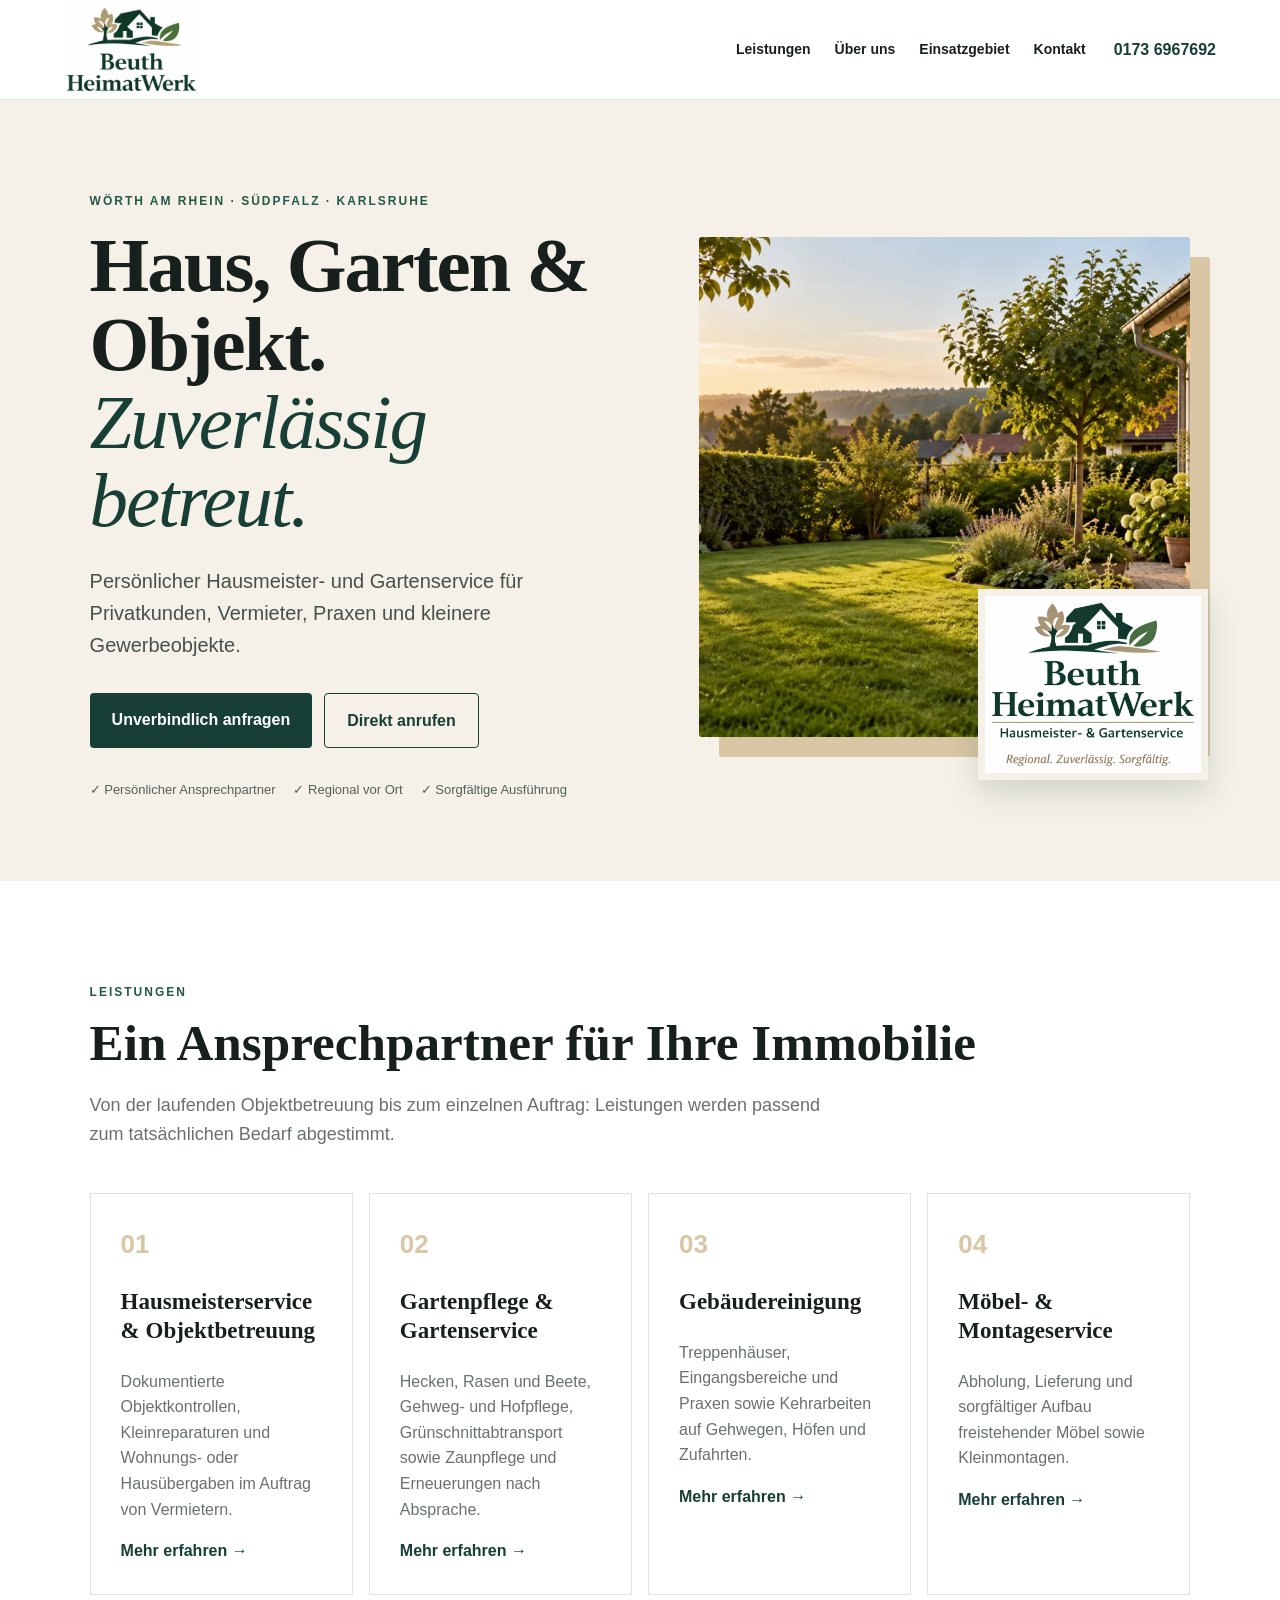
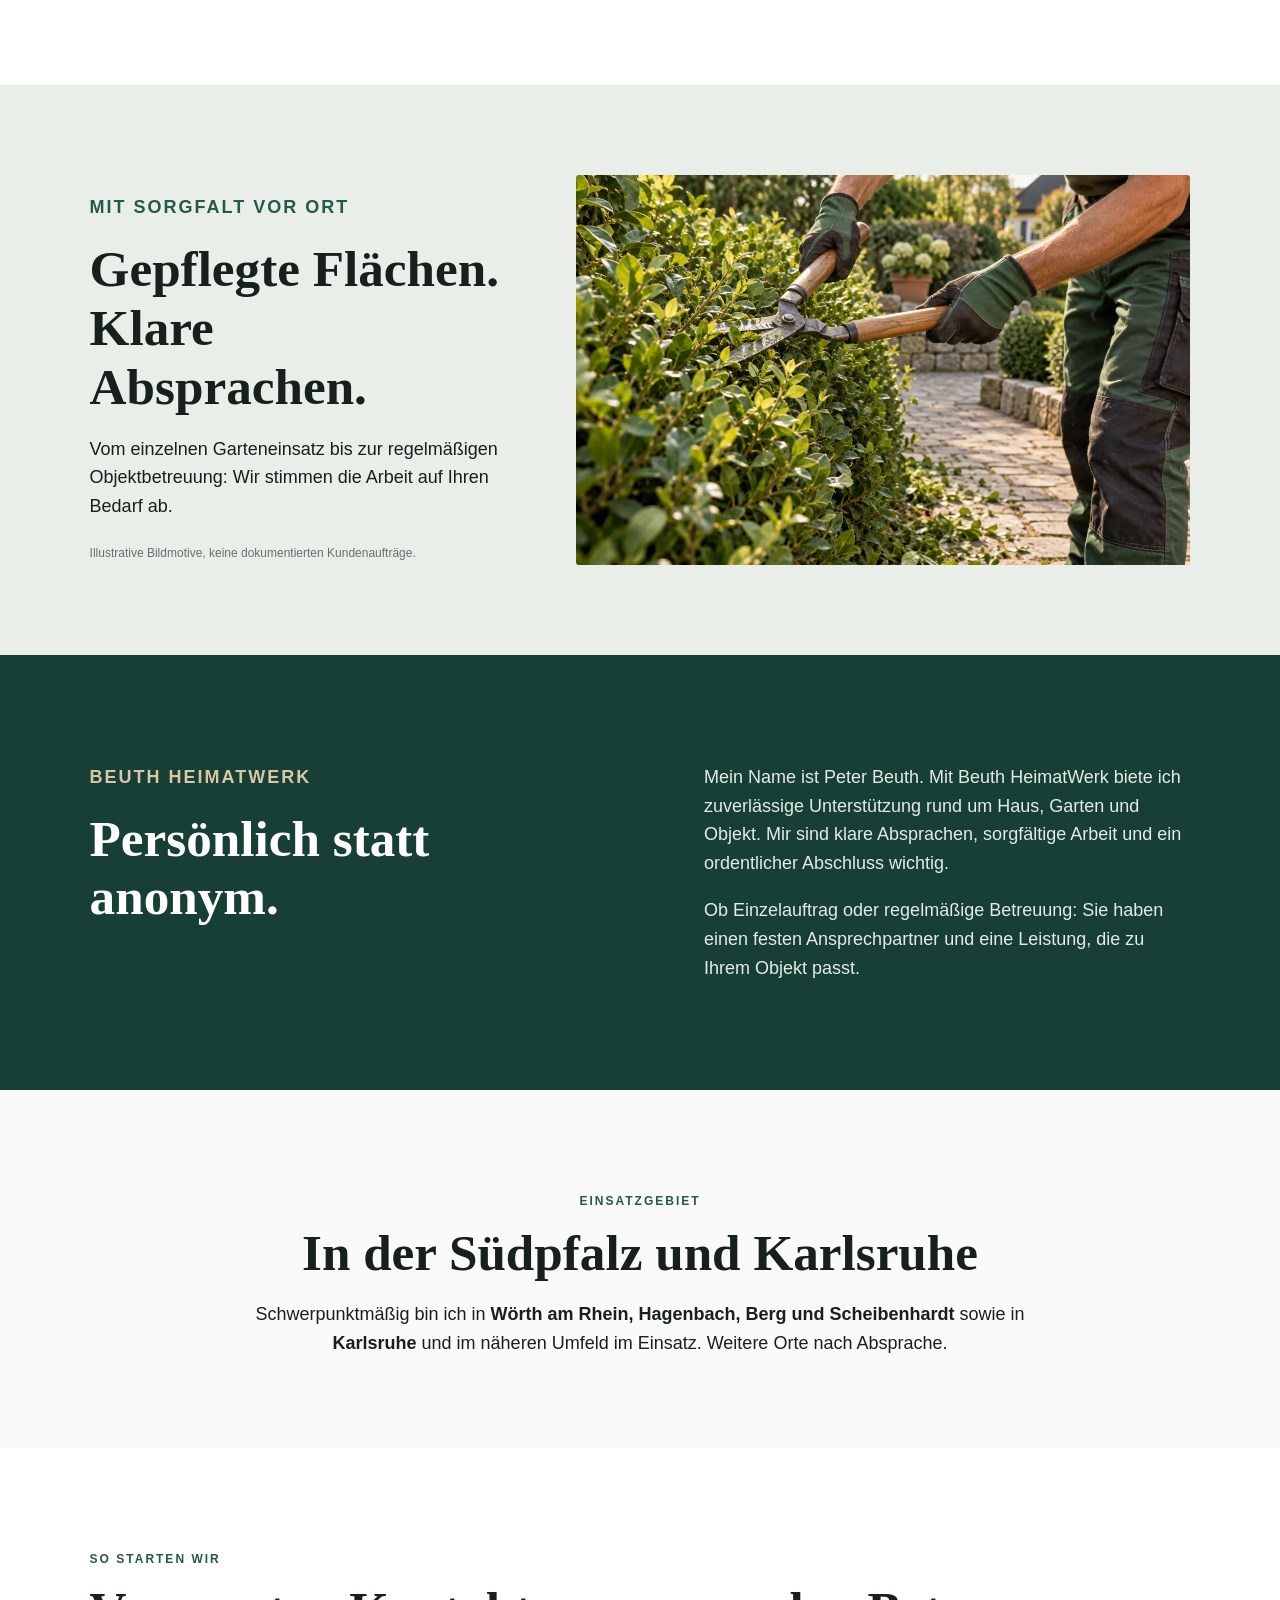
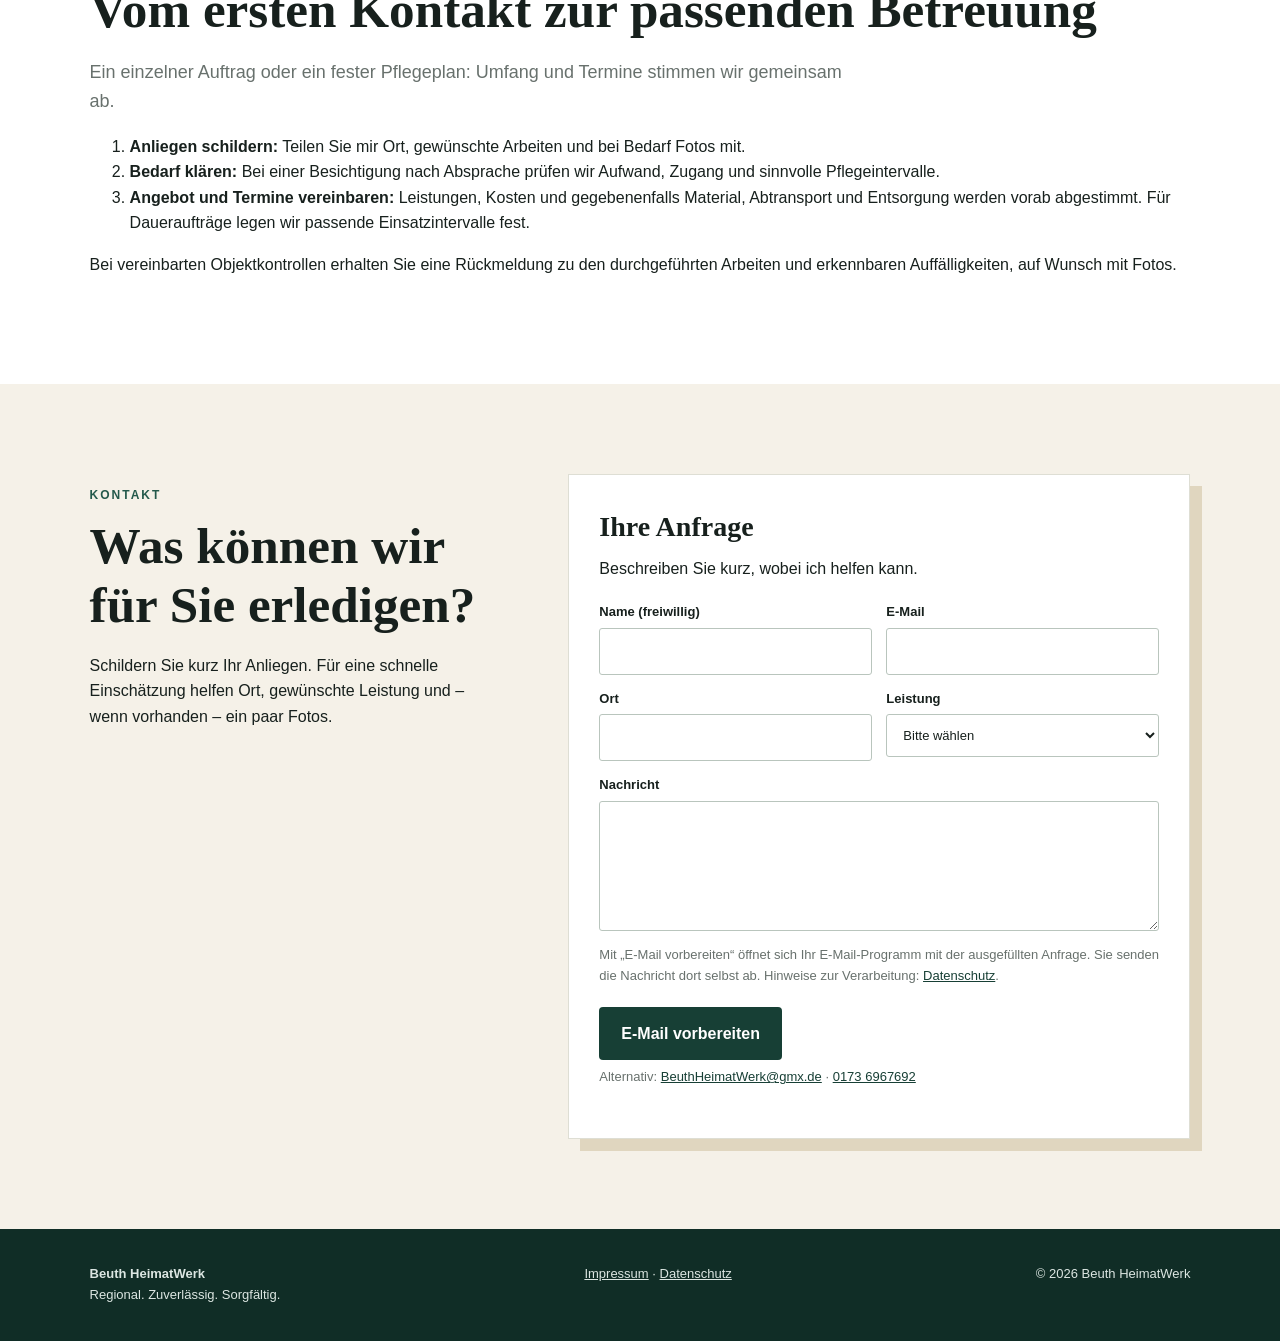
<file: index.html>
<!doctype html><html lang="de"><head><meta charset="utf-8"><meta name="viewport" content="width=device-width,initial-scale=1"><title>Hausmeisterservice Karlsruhe & Wörth am Rhein | Beuth HeimatWerk</title><meta name="description" content="Beuth HeimatWerk: Hausmeisterservice, Objektbetreuung, Gartenpflege und Gebäudereinigung in Wörth am Rhein, Karlsruhe, Hagenbach, Berg und Scheibenhardt."><link rel="stylesheet" href="assets/css/style.css?v=20260928-3"><link rel="canonical" href="https://peet1112.github.io/Beuth-HeimatWerk/"><meta property="og:title" content="Beuth HeimatWerk – Hausmeister- & Gartenservice"><meta property="og:description" content="Regional. Zuverlässig. Sorgfältig. Hausmeisterservice, Objektbetreuung, Gartenpflege und Reinigung in Wörth am Rhein und Karlsruhe."><meta property="og:type" content="website"><script type="application/ld+json">{"@context":"https://schema.org","@type":"LocalBusiness","name":"Beuth HeimatWerk","description":"Hausmeister- & Gartenservice","telephone":"+491736967692","email":"BeuthHeimatWerk@gmx.de","address":{"@type":"PostalAddress","streetAddress":"Marienstraße 14","postalCode":"76744","addressLocality":"Wörth am Rhein","addressCountry":"DE"},"areaServed":["Wörth am Rhein","Hagenbach","Berg (Pfalz)","Scheibenhardt","Karlsruhe"],"url":"https://peet1112.github.io/Beuth-HeimatWerk/"}</script><meta name="referrer" content="no-referrer"></head><body>
<header><a class="brand" href="index.html"><img class="brand-logo" src="assets/img/beuth-logo-wortmarke.webp" alt="Beuth HeimatWerk" width="700" height="461"></a><button class="menu" aria-label="Menü öffnen">☰</button><nav><a href="#leistungen">Leistungen</a><a href="#ueber-uns">Über uns</a><a href="#gebiet">Einsatzgebiet</a><a href="#kontakt">Kontakt</a></nav><a class="call top" href="tel:+491736967692">0173 6967692</a></header>
<main><section class="hero"><div><p class="eyebrow">Wörth am Rhein · Südpfalz · Karlsruhe</p><h1>Haus, Garten & Objekt.<br><em>Zuverlässig betreut.</em></h1><p class="lead">Persönlicher Hausmeister- und Gartenservice für Privatkunden, Vermieter, Praxen und kleinere Gewerbeobjekte.</p><div class="actions"><a class="btn" href="#kontakt">Unverbindlich anfragen</a><a class="btn ghost" href="tel:+491736967692">Direkt anrufen</a></div><div class="trust"><span>✓ Persönlicher Ansprechpartner</span><span>✓ Regional vor Ort</span><span>✓ Sorgfältige Ausführung</span></div></div><div class="hero-media"><img class="hero-photo" src="assets/img/garten-haus.webp" alt="Illustratives Motiv eines gepflegten Gartens an einem Wohnhaus" width="1200" height="675"><div class="hero-logo"><img src="assets/img/beuth-logo-mit-claim.webp" alt="Beuth HeimatWerk – Hausmeister- und Gartenservice. Regional. Zuverlässig. Sorgfältig." width="800" height="658"></div></div></section>
<section id="leistungen" class="section"><p class="eyebrow">Leistungen</p><h2>Ein Ansprechpartner für Ihre Immobilie</h2><p class="intro">Von der laufenden Objektbetreuung bis zum einzelnen Auftrag: Leistungen werden passend zum tatsächlichen Bedarf abgestimmt.</p><div class="grid">
<a class="card" href="hausmeisterservice.html"><b>01</b><h3>Hausmeisterservice & Objektbetreuung</h3><p>Dokumentierte Objektkontrollen, Kleinreparaturen und Wohnungs- oder Hausübergaben im Auftrag von Vermietern.</p><span>Mehr erfahren →</span></a>
<a class="card" href="gartenservice.html"><b>02</b><h3>Gartenpflege & Gartenservice</h3><p>Hecken, Rasen und Beete, Gehweg- und Hofpflege, Grünschnittabtransport sowie Zaunpflege und Erneuerungen nach Absprache.</p><span>Mehr erfahren →</span></a>
<a class="card" href="gebaeudereinigung.html"><b>03</b><h3>Gebäudereinigung</h3><p>Treppenhäuser, Eingangsbereiche und Praxen sowie Kehrarbeiten auf Gehwegen, Höfen und Zufahrten.</p><span>Mehr erfahren →</span></a>
<a class="card" href="moebelservice.html"><b>04</b><h3>Möbel- & Montageservice</h3><p>Abholung, Lieferung und sorgfältiger Aufbau freistehender Möbel sowie Kleinmontagen.</p><span>Mehr erfahren →</span></a></div></section>
<section class="work-photo section" aria-label="Einblick in die Gartenpflege"><div class="work-photo-copy"><p class="eyebrow">Mit Sorgfalt vor Ort</p><h2>Gepflegte Flächen. Klare Absprachen.</h2><p>Vom einzelnen Garteneinsatz bis zur regelmäßigen Objektbetreuung: Wir stimmen die Arbeit auf Ihren Bedarf ab.</p><small>Illustrative Bildmotive, keine dokumentierten Kundenaufträge.</small></div><img src="assets/img/heckenschnitt.webp" alt="Illustratives Motiv: Hände schneiden eine Hecke mit einer Gartenschere" width="1200" height="800" loading="lazy"></section>
<section id="ueber-uns" class="split"><div><p class="eyebrow">Beuth HeimatWerk</p><h2>Persönlich statt anonym.</h2></div><div><p>Mein Name ist Peter Beuth. Mit Beuth HeimatWerk biete ich zuverlässige Unterstützung rund um Haus, Garten und Objekt. Mir sind klare Absprachen, sorgfältige Arbeit und ein ordentlicher Abschluss wichtig.</p><p>Ob Einzelauftrag oder regelmäßige Betreuung: Sie haben einen festen Ansprechpartner und eine Leistung, die zu Ihrem Objekt passt.</p></div></section>
<section id="gebiet" class="area"><p class="eyebrow">Einsatzgebiet</p><h2>In der Südpfalz und Karlsruhe</h2><p>Schwerpunktmäßig bin ich in <strong>Wörth am Rhein, Hagenbach, Berg und Scheibenhardt</strong> sowie in <strong>Karlsruhe</strong> und im näheren Umfeld im Einsatz. Weitere Orte nach Absprache.</p></section>
<section id="ablauf" class="section"><p class="eyebrow">So starten wir</p><h2>Vom ersten Kontakt zur passenden Betreuung</h2><p class="intro">Ein einzelner Auftrag oder ein fester Pflegeplan: Umfang und Termine stimmen wir gemeinsam ab.</p><ol><li><strong>Anliegen schildern:</strong> Teilen Sie mir Ort, gewünschte Arbeiten und bei Bedarf Fotos mit.</li><li><strong>Bedarf klären:</strong> Bei einer Besichtigung nach Absprache prüfen wir Aufwand, Zugang und sinnvolle Pflegeintervalle.</li><li><strong>Angebot und Termine vereinbaren:</strong> Leistungen, Kosten und gegebenenfalls Material, Abtransport und Entsorgung werden vorab abgestimmt. Für Daueraufträge legen wir passende Einsatzintervalle fest.</li></ol><p>Bei vereinbarten Objektkontrollen erhalten Sie eine Rückmeldung zu den durchgeführten Arbeiten und erkennbaren Auffälligkeiten, auf Wunsch mit Fotos.</p></section>
<section id="kontakt" class="contact"><div><p class="eyebrow">Kontakt</p><h2>Was können wir für Sie erledigen?</h2><p>Schildern Sie kurz Ihr Anliegen. Für eine schnelle Einschätzung helfen Ort, gewünschte Leistung und – wenn vorhanden – ein paar Fotos.</p></div><div class="contactbox"><form id="anfrage" class="contact-form" action="mailto:BeuthHeimatWerk@gmx.de" method="post" enctype="text/plain"><h3>Ihre Anfrage</h3><p>Beschreiben Sie kurz, wobei ich helfen kann.</p><div class="form-row"><label>Name (freiwillig) <input name="name" autocomplete="name" maxlength="100"></label><label>E-Mail <input name="email" type="email" autocomplete="email" required maxlength="200"></label></div><div class="form-row"><label>Ort <input name="ort" autocomplete="address-level2" maxlength="100"></label><label>Leistung <select name="leistung"><option value="">Bitte wählen</option><option>Hausmeisterservice & Objektbetreuung</option><option>Wohnungs- oder Hausübergabe</option><option>Gartenpflege</option><option>Gehweg- und Hofpflege</option><option>Zaunpflege und Erneuerung</option><option>Kleinreparaturen</option><option>Gebäudereinigung</option><option>Möbel- & Montageservice</option><option>Sonstiges</option></select></label></div><label>Nachricht <textarea name="nachricht" rows="5" required maxlength="3000"></textarea></label><p class="form-note">Mit „E-Mail vorbereiten“ öffnet sich Ihr E-Mail-Programm mit der ausgefüllten Anfrage. Sie senden die Nachricht dort selbst ab. Hinweise zur Verarbeitung: <a href="datenschutz.html">Datenschutz</a>.</p><button class="btn" type="submit" disabled>E-Mail vorbereiten</button><noscript><p>Die Ausfüllhilfe benötigt JavaScript. Bitte nutzen Sie stattdessen den folgenden E-Mail-Link oder rufen Sie an.</p></noscript><p class="form-fallback">Alternativ: <a href="mailto:BeuthHeimatWerk@gmx.de">BeuthHeimatWerk@gmx.de</a> · <a href="tel:+491736967692">0173 6967692</a></p></form></div></section></main>
<footer><div><strong>Beuth HeimatWerk</strong><br><span>Regional. Zuverlässig. Sorgfältig.</span></div><div><a href="impressum.html">Impressum</a> · <a href="datenschutz.html">Datenschutz</a></div><div>© 2026 Beuth HeimatWerk</div></footer><script src="assets/js/main.js?v=20260928-privacy"></script></body></html>
</file>
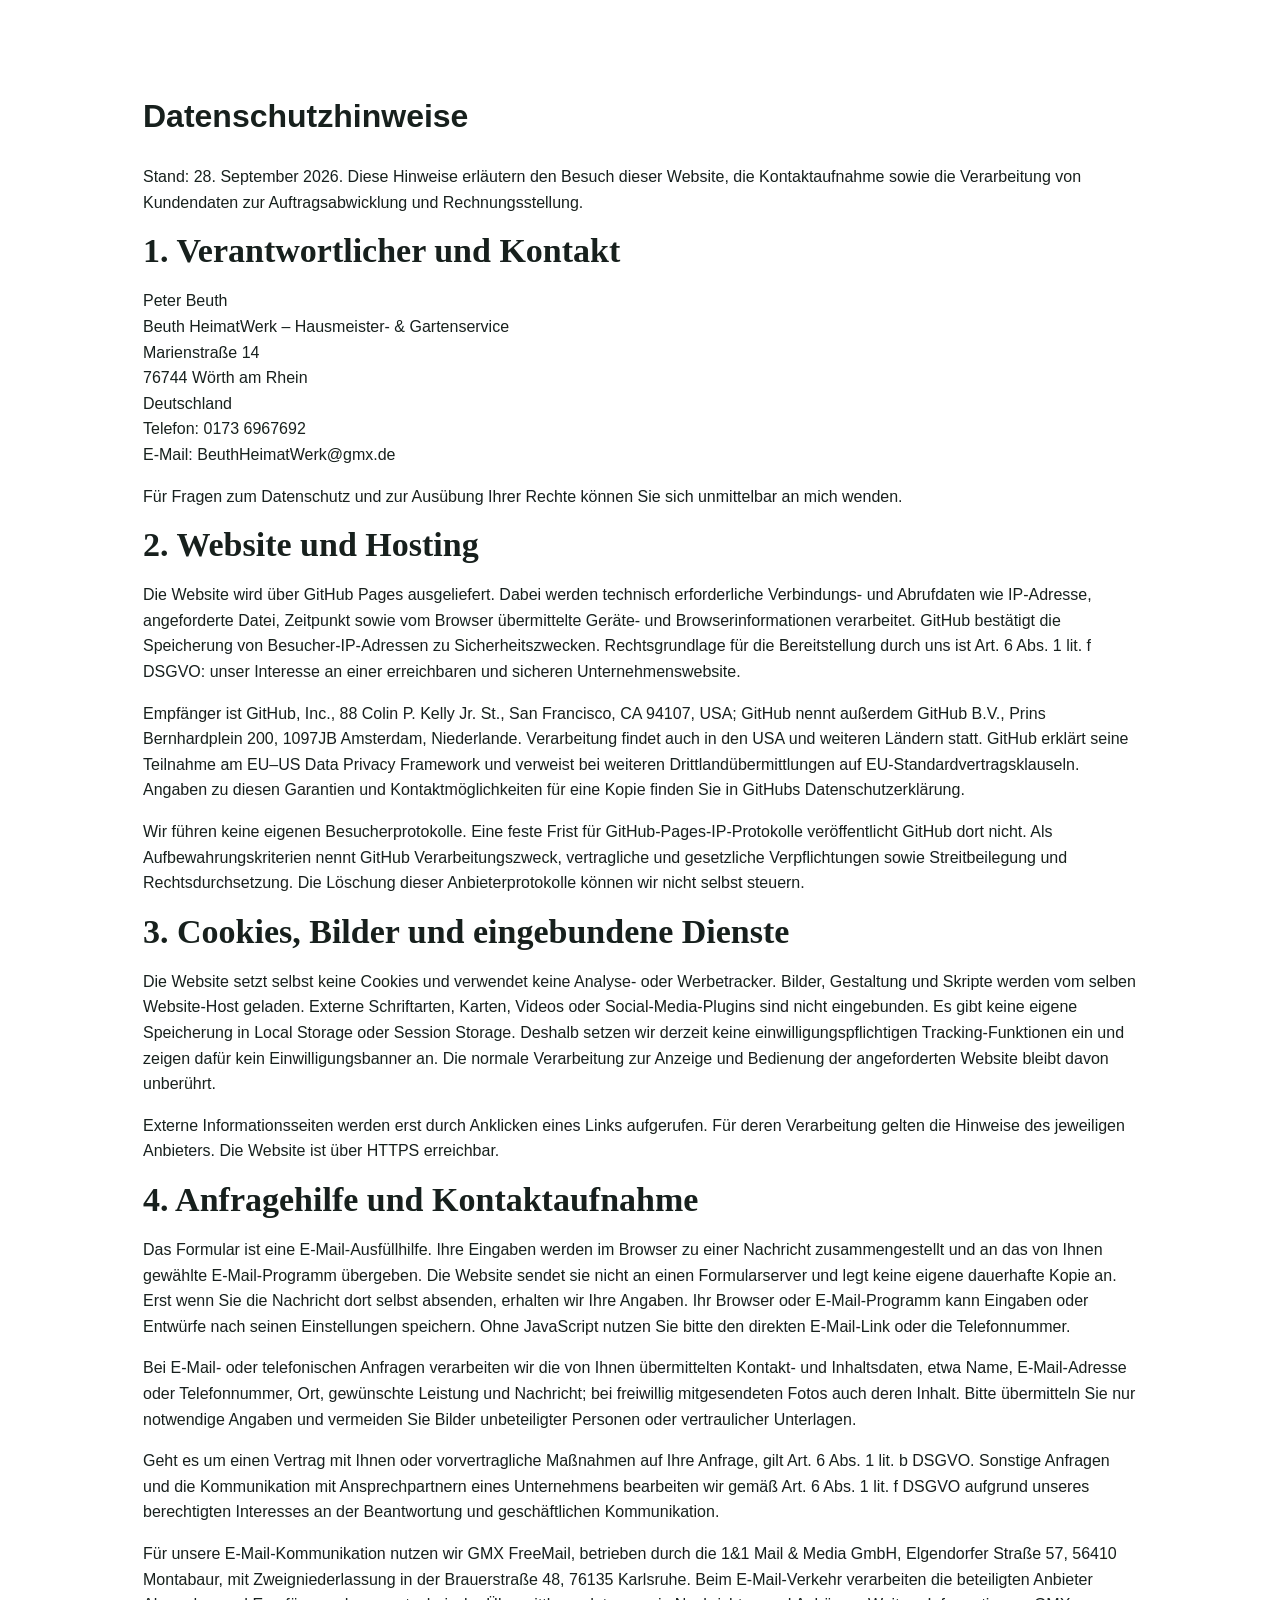
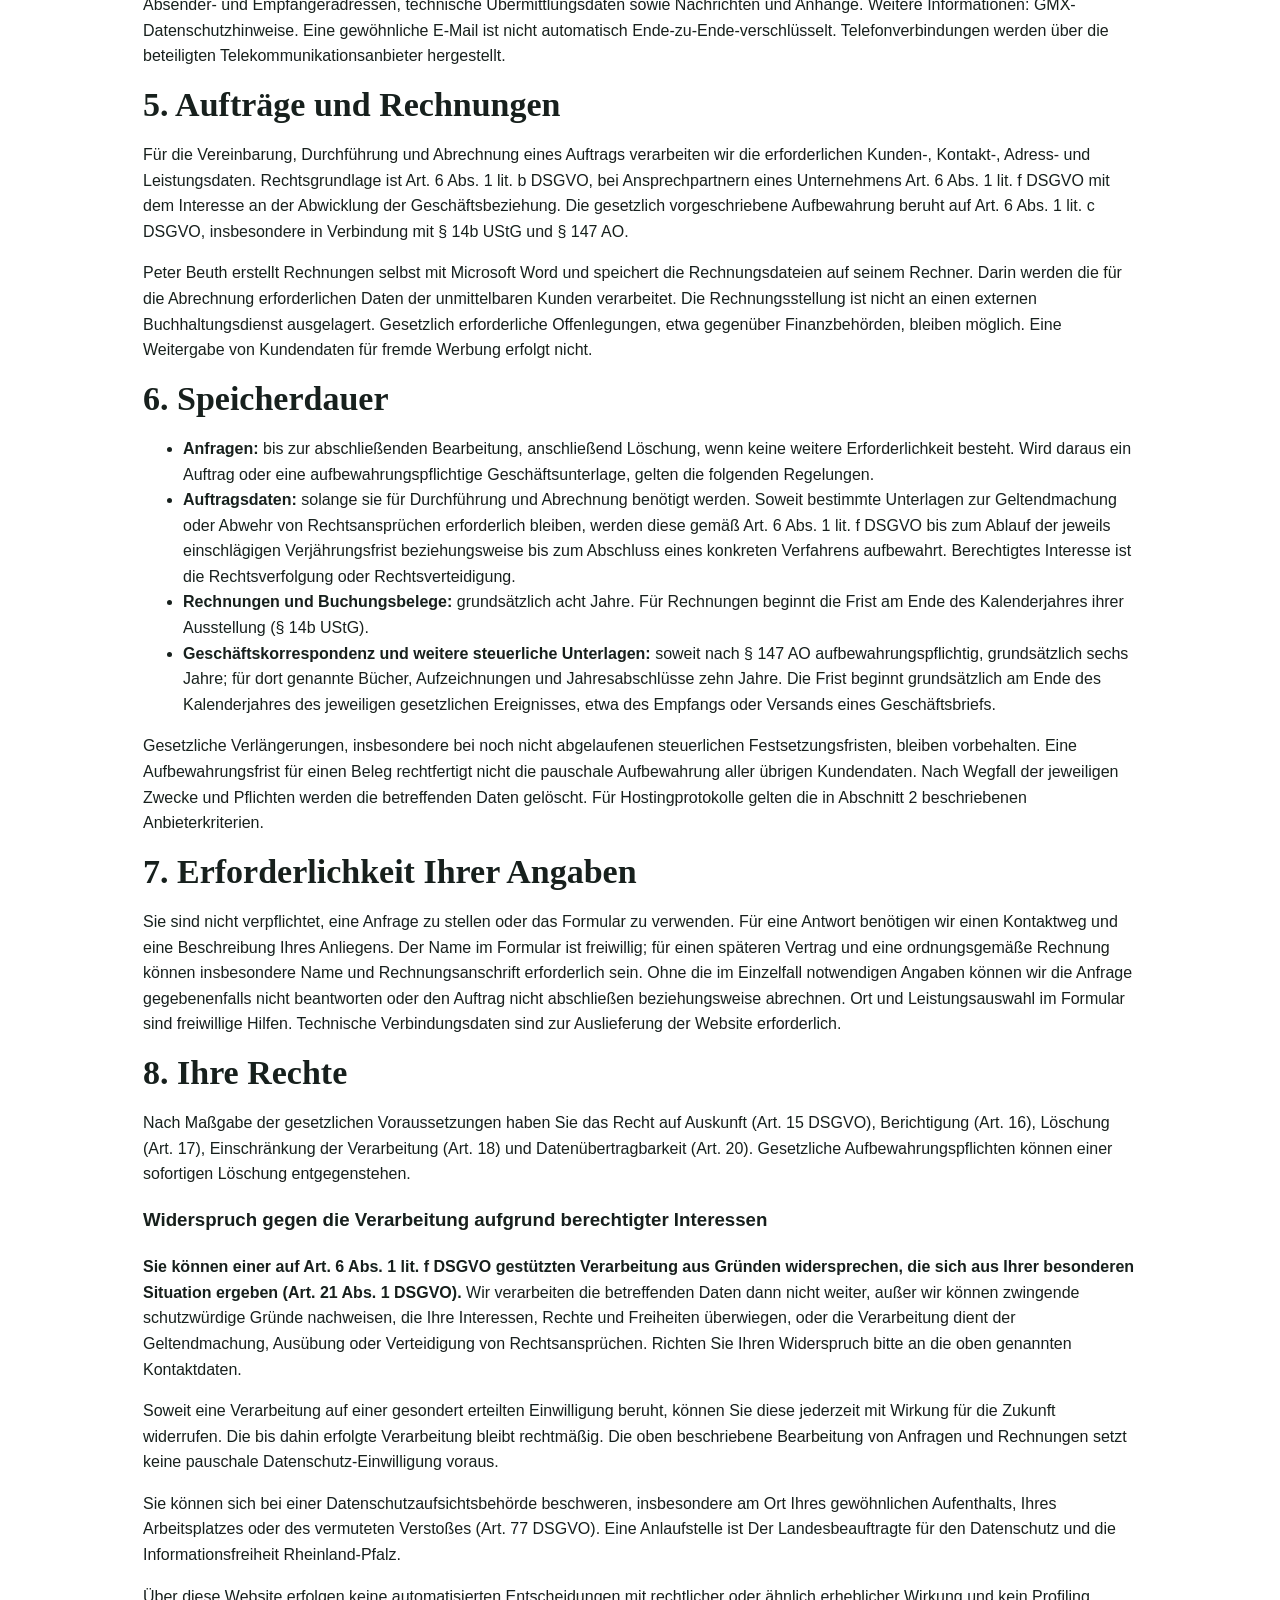
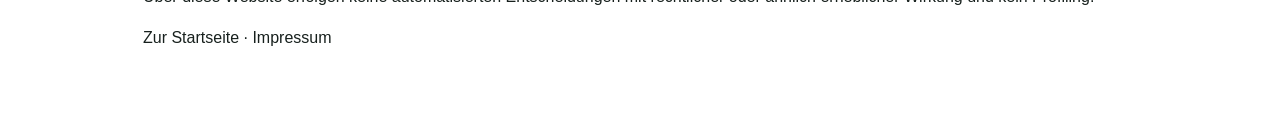
<file: datenschutz.html>
<!doctype html>
<html lang="de">
<head><meta charset="utf-8"><meta name="viewport" content="width=device-width,initial-scale=1"><meta name="referrer" content="no-referrer">
<title>Datenschutz | Beuth HeimatWerk</title><link rel="stylesheet" href="assets/css/style.css"></head>
<body><main class="content">
<h1>Datenschutzhinweise</h1>
<p>Stand: 28. September 2026. Diese Hinweise erläutern den Besuch dieser Website, die Kontaktaufnahme sowie die Verarbeitung von Kundendaten zur Auftragsabwicklung und Rechnungsstellung.</p>
<h2>1. Verantwortlicher und Kontakt</h2>
<p>Peter Beuth<br>Beuth HeimatWerk – Hausmeister- &amp; Gartenservice<br>Marienstraße 14<br>76744 Wörth am Rhein<br>Deutschland<br>Telefon: <a href="tel:+491736967692">0173 6967692</a><br>E-Mail: <a href="mailto:BeuthHeimatWerk@gmx.de">BeuthHeimatWerk@gmx.de</a></p>
<p>Für Fragen zum Datenschutz und zur Ausübung Ihrer Rechte können Sie sich unmittelbar an mich wenden.</p>
<h2>2. Website und Hosting</h2>
<p>Die Website wird über GitHub Pages ausgeliefert. Dabei werden technisch erforderliche Verbindungs- und Abrufdaten wie IP-Adresse, angeforderte Datei, Zeitpunkt sowie vom Browser übermittelte Geräte- und Browserinformationen verarbeitet. GitHub bestätigt die Speicherung von Besucher-IP-Adressen zu Sicherheitszwecken. Rechtsgrundlage für die Bereitstellung durch uns ist Art. 6 Abs. 1 lit. f DSGVO: unser Interesse an einer erreichbaren und sicheren Unternehmenswebsite.</p>
<p>Empfänger ist GitHub, Inc., 88 Colin P. Kelly Jr. St., San Francisco, CA 94107, USA; GitHub nennt außerdem GitHub B.V., Prins Bernhardplein 200, 1097JB Amsterdam, Niederlande. Verarbeitung findet auch in den USA und weiteren Ländern statt. GitHub erklärt seine Teilnahme am EU–US Data Privacy Framework und verweist bei weiteren Drittlandübermittlungen auf EU-Standardvertragsklauseln. Angaben zu diesen Garantien und Kontaktmöglichkeiten für eine Kopie finden Sie in <a href="https://docs.github.com/en/site-policy/privacy-policies/github-general-privacy-statement">GitHubs Datenschutzerklärung</a>.</p>
<p>Wir führen keine eigenen Besucherprotokolle. Eine feste Frist für GitHub-Pages-IP-Protokolle veröffentlicht GitHub dort nicht. Als Aufbewahrungskriterien nennt GitHub Verarbeitungszweck, vertragliche und gesetzliche Verpflichtungen sowie Streitbeilegung und Rechtsdurchsetzung. Die Löschung dieser Anbieterprotokolle können wir nicht selbst steuern.</p>
<h2>3. Cookies, Bilder und eingebundene Dienste</h2>
<p>Die Website setzt selbst keine Cookies und verwendet keine Analyse- oder Werbetracker. Bilder, Gestaltung und Skripte werden vom selben Website-Host geladen. Externe Schriftarten, Karten, Videos oder Social-Media-Plugins sind nicht eingebunden. Es gibt keine eigene Speicherung in Local Storage oder Session Storage. Deshalb setzen wir derzeit keine einwilligungspflichtigen Tracking-Funktionen ein und zeigen dafür kein Einwilligungsbanner an. Die normale Verarbeitung zur Anzeige und Bedienung der angeforderten Website bleibt davon unberührt.</p>
<p>Externe Informationsseiten werden erst durch Anklicken eines Links aufgerufen. Für deren Verarbeitung gelten die Hinweise des jeweiligen Anbieters. Die Website ist über HTTPS erreichbar.</p>
<h2>4. Anfragehilfe und Kontaktaufnahme</h2>
<p>Das Formular ist eine E-Mail-Ausfüllhilfe. Ihre Eingaben werden im Browser zu einer Nachricht zusammengestellt und an das von Ihnen gewählte E-Mail-Programm übergeben. Die Website sendet sie nicht an einen Formularserver und legt keine eigene dauerhafte Kopie an. Erst wenn Sie die Nachricht dort selbst absenden, erhalten wir Ihre Angaben. Ihr Browser oder E-Mail-Programm kann Eingaben oder Entwürfe nach seinen Einstellungen speichern. Ohne JavaScript nutzen Sie bitte den direkten E-Mail-Link oder die Telefonnummer.</p>
<p>Bei E-Mail- oder telefonischen Anfragen verarbeiten wir die von Ihnen übermittelten Kontakt- und Inhaltsdaten, etwa Name, E-Mail-Adresse oder Telefonnummer, Ort, gewünschte Leistung und Nachricht; bei freiwillig mitgesendeten Fotos auch deren Inhalt. Bitte übermitteln Sie nur notwendige Angaben und vermeiden Sie Bilder unbeteiligter Personen oder vertraulicher Unterlagen.</p>
<p>Geht es um einen Vertrag mit Ihnen oder vorvertragliche Maßnahmen auf Ihre Anfrage, gilt Art. 6 Abs. 1 lit. b DSGVO. Sonstige Anfragen und die Kommunikation mit Ansprechpartnern eines Unternehmens bearbeiten wir gemäß Art. 6 Abs. 1 lit. f DSGVO aufgrund unseres berechtigten Interesses an der Beantwortung und geschäftlichen Kommunikation.</p>
<p>Für unsere E-Mail-Kommunikation nutzen wir GMX FreeMail, betrieben durch die 1&amp;1 Mail &amp; Media GmbH, Elgendorfer Straße 57, 56410 Montabaur, mit Zweigniederlassung in der Brauerstraße 48, 76135 Karlsruhe. Beim E-Mail-Verkehr verarbeiten die beteiligten Anbieter Absender- und Empfängeradressen, technische Übermittlungsdaten sowie Nachrichten und Anhänge. Weitere Informationen: <a href="https://www.gmx.net/datenschutz/">GMX-Datenschutzhinweise</a>. Eine gewöhnliche E-Mail ist nicht automatisch Ende-zu-Ende-verschlüsselt. Telefonverbindungen werden über die beteiligten Telekommunikationsanbieter hergestellt.</p>
<h2>5. Aufträge und Rechnungen</h2>
<p>Für die Vereinbarung, Durchführung und Abrechnung eines Auftrags verarbeiten wir die erforderlichen Kunden-, Kontakt-, Adress- und Leistungsdaten. Rechtsgrundlage ist Art. 6 Abs. 1 lit. b DSGVO, bei Ansprechpartnern eines Unternehmens Art. 6 Abs. 1 lit. f DSGVO mit dem Interesse an der Abwicklung der Geschäftsbeziehung. Die gesetzlich vorgeschriebene Aufbewahrung beruht auf Art. 6 Abs. 1 lit. c DSGVO, insbesondere in Verbindung mit § 14b UStG und § 147 AO.</p>
<p>Peter Beuth erstellt Rechnungen selbst mit Microsoft Word und speichert die Rechnungsdateien auf seinem Rechner. Darin werden die für die Abrechnung erforderlichen Daten der unmittelbaren Kunden verarbeitet. Die Rechnungsstellung ist nicht an einen externen Buchhaltungsdienst ausgelagert. Gesetzlich erforderliche Offenlegungen, etwa gegenüber Finanzbehörden, bleiben möglich. Eine Weitergabe von Kundendaten für fremde Werbung erfolgt nicht.</p>
<h2>6. Speicherdauer</h2>
<ul>
<li><strong>Anfragen:</strong> bis zur abschließenden Bearbeitung, anschließend Löschung, wenn keine weitere Erforderlichkeit besteht. Wird daraus ein Auftrag oder eine aufbewahrungspflichtige Geschäftsunterlage, gelten die folgenden Regelungen.</li>
<li><strong>Auftragsdaten:</strong> solange sie für Durchführung und Abrechnung benötigt werden. Soweit bestimmte Unterlagen zur Geltendmachung oder Abwehr von Rechtsansprüchen erforderlich bleiben, werden diese gemäß Art. 6 Abs. 1 lit. f DSGVO bis zum Ablauf der jeweils einschlägigen Verjährungsfrist beziehungsweise bis zum Abschluss eines konkreten Verfahrens aufbewahrt. Berechtigtes Interesse ist die Rechtsverfolgung oder Rechtsverteidigung.</li>
<li><strong>Rechnungen und Buchungsbelege:</strong> grundsätzlich acht Jahre. Für Rechnungen beginnt die Frist am Ende des Kalenderjahres ihrer Ausstellung (§ 14b UStG).</li>
<li><strong>Geschäftskorrespondenz und weitere steuerliche Unterlagen:</strong> soweit nach § 147 AO aufbewahrungspflichtig, grundsätzlich sechs Jahre; für dort genannte Bücher, Aufzeichnungen und Jahresabschlüsse zehn Jahre. Die Frist beginnt grundsätzlich am Ende des Kalenderjahres des jeweiligen gesetzlichen Ereignisses, etwa des Empfangs oder Versands eines Geschäftsbriefs.</li>
</ul>
<p>Gesetzliche Verlängerungen, insbesondere bei noch nicht abgelaufenen steuerlichen Festsetzungsfristen, bleiben vorbehalten. Eine Aufbewahrungsfrist für einen Beleg rechtfertigt nicht die pauschale Aufbewahrung aller übrigen Kundendaten. Nach Wegfall der jeweiligen Zwecke und Pflichten werden die betreffenden Daten gelöscht. Für Hostingprotokolle gelten die in Abschnitt 2 beschriebenen Anbieterkriterien.</p>
<h2>7. Erforderlichkeit Ihrer Angaben</h2>
<p>Sie sind nicht verpflichtet, eine Anfrage zu stellen oder das Formular zu verwenden. Für eine Antwort benötigen wir einen Kontaktweg und eine Beschreibung Ihres Anliegens. Der Name im Formular ist freiwillig; für einen späteren Vertrag und eine ordnungsgemäße Rechnung können insbesondere Name und Rechnungsanschrift erforderlich sein. Ohne die im Einzelfall notwendigen Angaben können wir die Anfrage gegebenenfalls nicht beantworten oder den Auftrag nicht abschließen beziehungsweise abrechnen. Ort und Leistungsauswahl im Formular sind freiwillige Hilfen. Technische Verbindungsdaten sind zur Auslieferung der Website erforderlich.</p>
<h2>8. Ihre Rechte</h2>
<p>Nach Maßgabe der gesetzlichen Voraussetzungen haben Sie das Recht auf Auskunft (Art. 15 DSGVO), Berichtigung (Art. 16), Löschung (Art. 17), Einschränkung der Verarbeitung (Art. 18) und Datenübertragbarkeit (Art. 20). Gesetzliche Aufbewahrungspflichten können einer sofortigen Löschung entgegenstehen.</p>
<h3>Widerspruch gegen die Verarbeitung aufgrund berechtigter Interessen</h3>
<p><strong>Sie können einer auf Art. 6 Abs. 1 lit. f DSGVO gestützten Verarbeitung aus Gründen widersprechen, die sich aus Ihrer besonderen Situation ergeben (Art. 21 Abs. 1 DSGVO).</strong> Wir verarbeiten die betreffenden Daten dann nicht weiter, außer wir können zwingende schutzwürdige Gründe nachweisen, die Ihre Interessen, Rechte und Freiheiten überwiegen, oder die Verarbeitung dient der Geltendmachung, Ausübung oder Verteidigung von Rechtsansprüchen. Richten Sie Ihren Widerspruch bitte an die oben genannten Kontaktdaten.</p>
<p>Soweit eine Verarbeitung auf einer gesondert erteilten Einwilligung beruht, können Sie diese jederzeit mit Wirkung für die Zukunft widerrufen. Die bis dahin erfolgte Verarbeitung bleibt rechtmäßig. Die oben beschriebene Bearbeitung von Anfragen und Rechnungen setzt keine pauschale Datenschutz-Einwilligung voraus.</p>
<p>Sie können sich bei einer Datenschutzaufsichtsbehörde beschweren, insbesondere am Ort Ihres gewöhnlichen Aufenthalts, Ihres Arbeitsplatzes oder des vermuteten Verstoßes (Art. 77 DSGVO). Eine Anlaufstelle ist <a href="https://www.datenschutz.rlp.de/">Der Landesbeauftragte für den Datenschutz und die Informationsfreiheit Rheinland-Pfalz</a>.</p>
<p>Über diese Website erfolgen keine automatisierten Entscheidungen mit rechtlicher oder ähnlich erheblicher Wirkung und kein Profiling.</p>
<p><a href="index.html">Zur Startseite</a> · <a href="impressum.html">Impressum</a></p>
</main></body></html>
</file>
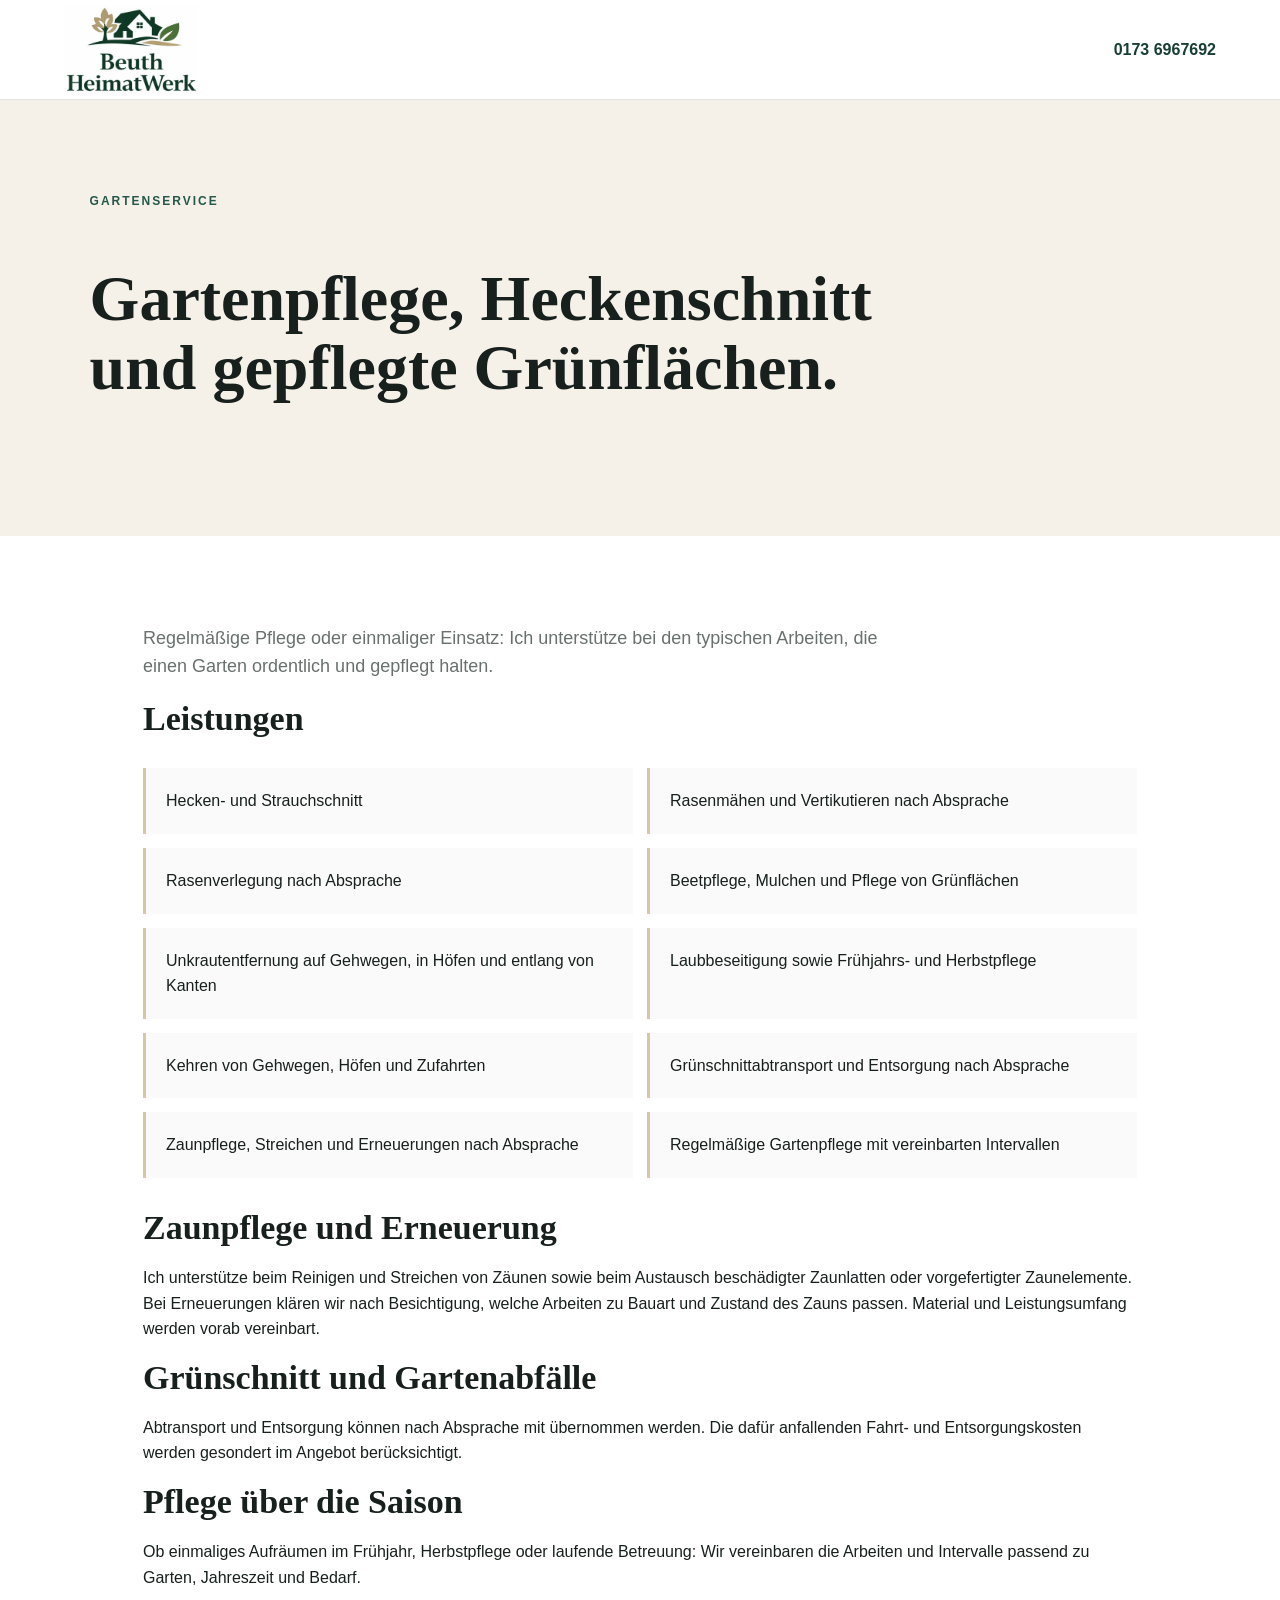
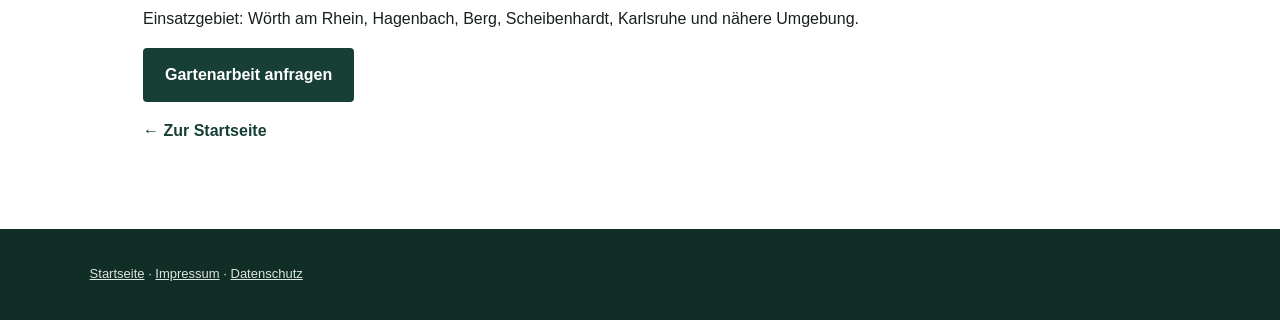
<file: gartenservice.html>
<!doctype html><html lang="de"><head><meta charset="utf-8"><meta name="viewport" content="width=device-width,initial-scale=1"><title>Gartenpflege & Heckenschnitt Wörth am Rhein und Karlsruhe | Beuth HeimatWerk</title><meta name="description" content="Gartenservice in Wörth am Rhein, Hagenbach und Karlsruhe: Heckenschnitt, Strauchschnitt, Rasenpflege, Beetpflege und saisonale Gartenarbeiten."><link rel="stylesheet" href="assets/css/style.css?v=20260928-3"><meta name="referrer" content="no-referrer"></head><body><header><a class="brand" href="index.html"><img class="brand-logo" src="assets/img/beuth-logo-wortmarke.webp" alt="Beuth HeimatWerk" width="700" height="461"></a><a class="call" href="tel:+491736967692">0173 6967692</a></header><section class="pagehero"><p class="eyebrow">Gartenservice</p><h1>Gartenpflege, Heckenschnitt und gepflegte Grünflächen.</h1></section><main class="content"><p class="intro">Regelmäßige Pflege oder einmaliger Einsatz: Ich unterstütze bei den typischen Arbeiten, die einen Garten ordentlich und gepflegt halten.</p><h2>Leistungen</h2><div class="services"><div class="service">Hecken- und Strauchschnitt</div><div class="service">Rasenmähen und Vertikutieren nach Absprache</div><div class="service">Rasenverlegung nach Absprache</div><div class="service">Beetpflege, Mulchen und Pflege von Grünflächen</div><div class="service">Unkrautentfernung auf Gehwegen, in Höfen und entlang von Kanten</div><div class="service">Laubbeseitigung sowie Frühjahrs- und Herbstpflege</div><div class="service">Kehren von Gehwegen, Höfen und Zufahrten</div><div class="service">Grünschnittabtransport und Entsorgung nach Absprache</div><div class="service">Zaunpflege, Streichen und Erneuerungen nach Absprache</div><div class="service">Regelmäßige Gartenpflege mit vereinbarten Intervallen</div></div><h2>Zaunpflege und Erneuerung</h2><p>Ich unterstütze beim Reinigen und Streichen von Zäunen sowie beim Austausch beschädigter Zaunlatten oder vorgefertigter Zaunelemente. Bei Erneuerungen klären wir nach Besichtigung, welche Arbeiten zu Bauart und Zustand des Zauns passen. Material und Leistungsumfang werden vorab vereinbart.</p><h2>Grünschnitt und Gartenabfälle</h2><p>Abtransport und Entsorgung können nach Absprache mit übernommen werden. Die dafür anfallenden Fahrt- und Entsorgungskosten werden gesondert im Angebot berücksichtigt.</p><h2>Pflege über die Saison</h2><p>Ob einmaliges Aufräumen im Frühjahr, Herbstpflege oder laufende Betreuung: Wir vereinbaren die Arbeiten und Intervalle passend zu Garten, Jahreszeit und Bedarf.</p><p>Einsatzgebiet: Wörth am Rhein, Hagenbach, Berg, Scheibenhardt, Karlsruhe und nähere Umgebung.</p><p><a class="btn" href="index.html#kontakt">Gartenarbeit anfragen</a></p><p><a class="back" href="index.html">← Zur Startseite</a></p></main><footer><div><a href="index.html">Startseite</a> · <a href="impressum.html">Impressum</a> · <a href="datenschutz.html">Datenschutz</a></div></footer></body></html>
</file>
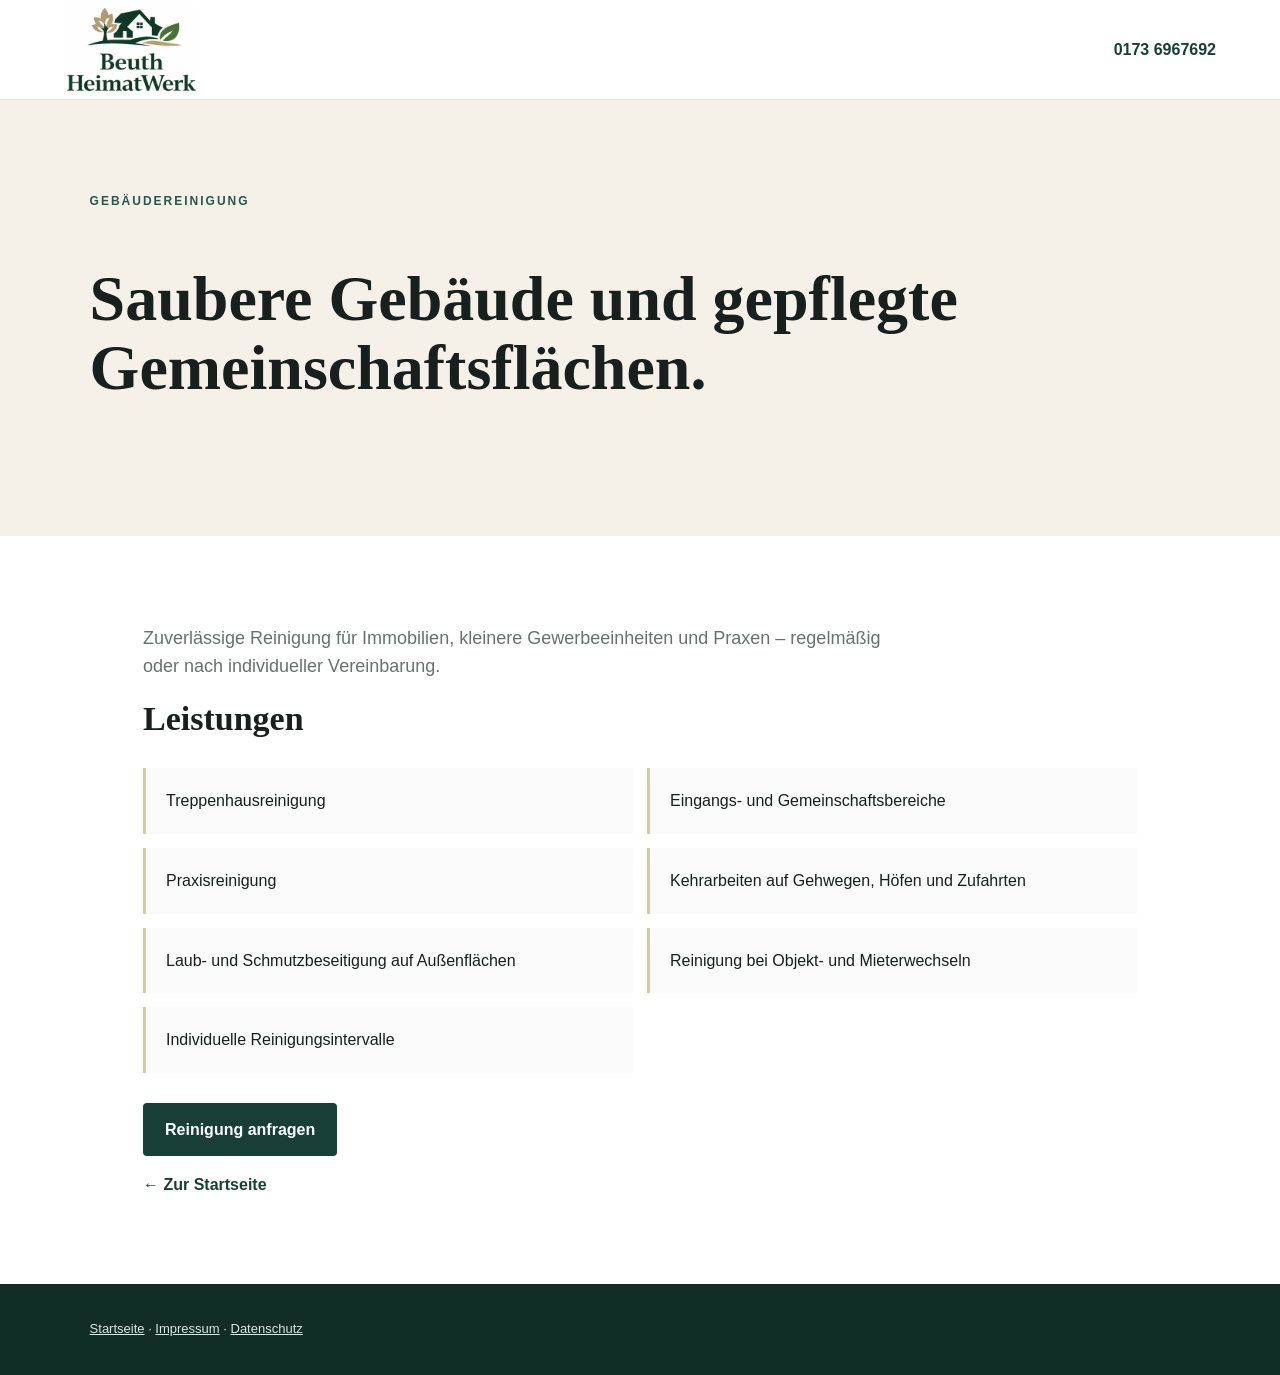
<file: gebaeudereinigung.html>
<!doctype html><html lang="de"><head><meta charset="utf-8"><meta name="viewport" content="width=device-width,initial-scale=1"><title>Gebäudereinigung Wörth & Karlsruhe | Treppenhaus & Praxis | Beuth HeimatWerk</title><meta name="description" content="Gebäudereinigung in Wörth am Rhein, Karlsruhe und Umgebung: Treppenhausreinigung, Praxisreinigung, Eingangsbereiche und ausgewählte Außenflächen."><link rel="stylesheet" href="assets/css/style.css?v=20260928-3"><meta name="referrer" content="no-referrer"></head><body><header><a class="brand" href="index.html"><img class="brand-logo" src="assets/img/beuth-logo-wortmarke.webp" alt="Beuth HeimatWerk" width="700" height="461"></a><a class="call" href="tel:+491736967692">0173 6967692</a></header><section class="pagehero"><p class="eyebrow">Gebäudereinigung</p><h1>Saubere Gebäude und gepflegte Gemeinschaftsflächen.</h1></section><main class="content"><p class="intro">Zuverlässige Reinigung für Immobilien, kleinere Gewerbeeinheiten und Praxen – regelmäßig oder nach individueller Vereinbarung.</p><h2>Leistungen</h2><div class="services"><div class="service">Treppenhausreinigung</div><div class="service">Eingangs- und Gemeinschaftsbereiche</div><div class="service">Praxisreinigung</div><div class="service">Kehrarbeiten auf Gehwegen, Höfen und Zufahrten</div><div class="service">Laub- und Schmutzbeseitigung auf Außenflächen</div><div class="service">Reinigung bei Objekt- und Mieterwechseln</div><div class="service">Individuelle Reinigungsintervalle</div></div><p><a class="btn" href="index.html#kontakt">Reinigung anfragen</a></p><p><a class="back" href="index.html">← Zur Startseite</a></p></main><footer><div><a href="index.html">Startseite</a> · <a href="impressum.html">Impressum</a> · <a href="datenschutz.html">Datenschutz</a></div></footer></body></html>
</file>
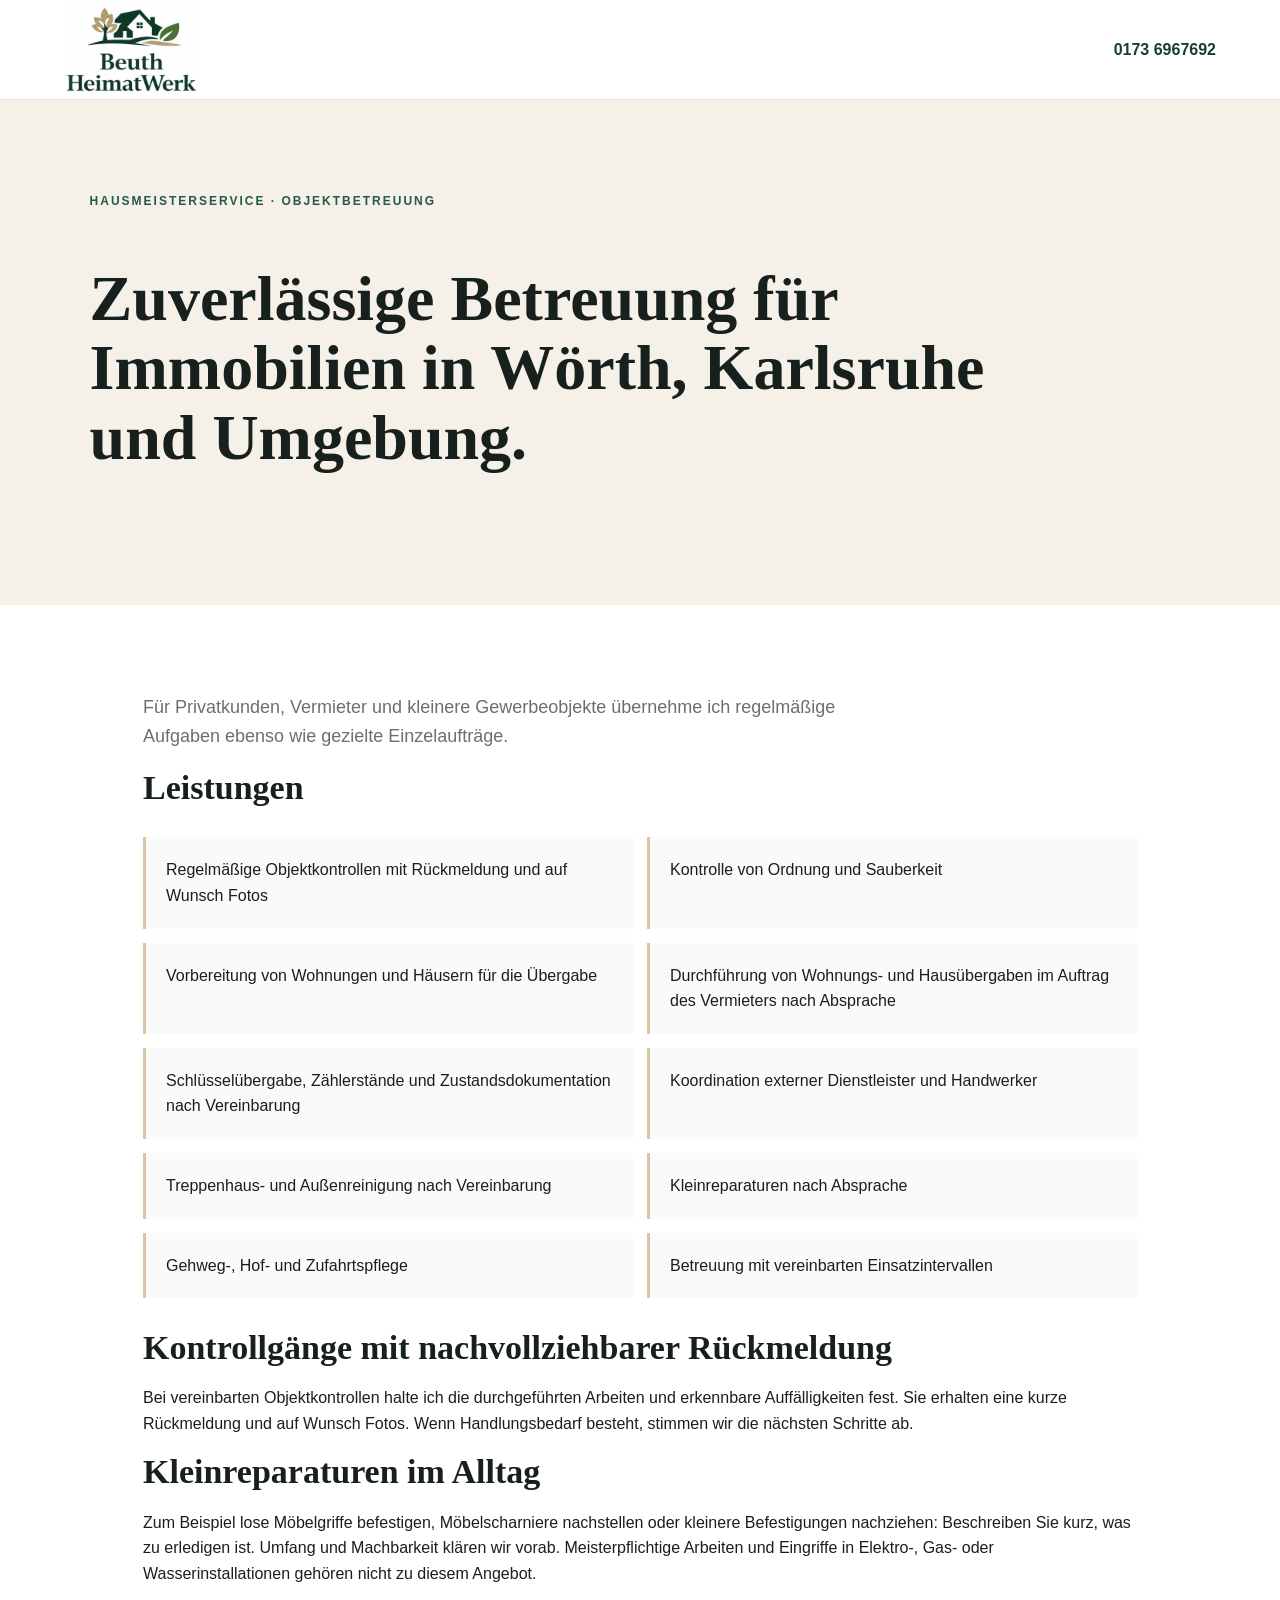
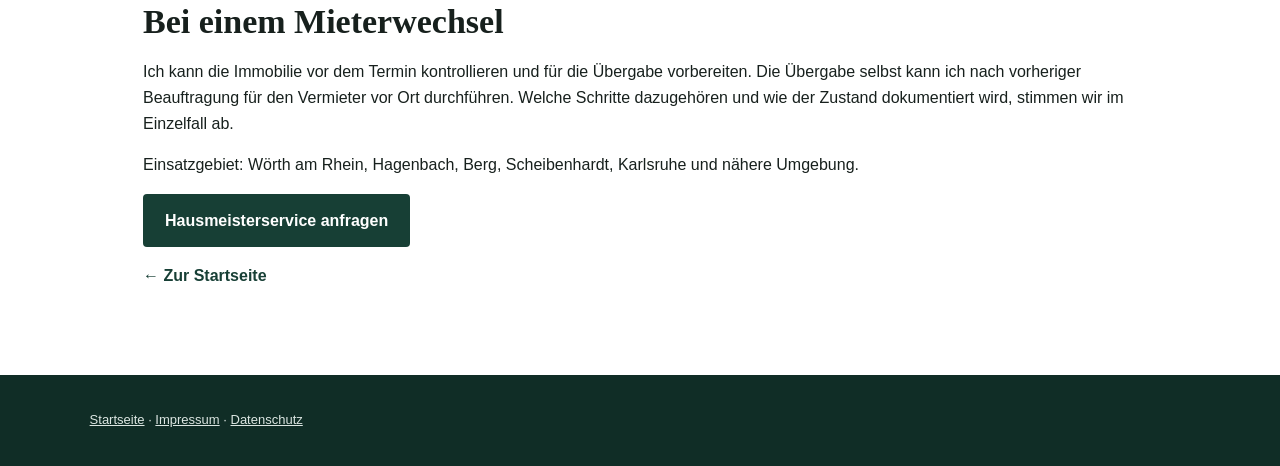
<file: hausmeisterservice.html>
<!doctype html><html lang="de"><head><meta charset="utf-8"><meta name="viewport" content="width=device-width,initial-scale=1"><title>Hausmeisterservice Karlsruhe & Wörth | Beuth HeimatWerk</title><meta name="description" content="Hausmeisterservice und Objektbetreuung in Karlsruhe, Wörth am Rhein, Hagenbach und Umgebung: Kontrollgänge, Objektpflege, Vorbereitung und Durchführung von Wohnungs- und Hausübergaben für Vermieter."><link rel="stylesheet" href="assets/css/style.css?v=20260928-3"><meta name="referrer" content="no-referrer"></head><body><header><a class="brand" href="index.html"><img class="brand-logo" src="assets/img/beuth-logo-wortmarke.webp" alt="Beuth HeimatWerk" width="700" height="461"></a><a class="call" href="tel:+491736967692">0173 6967692</a></header><section class="pagehero"><p class="eyebrow">Hausmeisterservice · Objektbetreuung</p><h1>Zuverlässige Betreuung für Immobilien in Wörth, Karlsruhe und Umgebung.</h1></section><main class="content"><p class="intro">Für Privatkunden, Vermieter und kleinere Gewerbeobjekte übernehme ich regelmäßige Aufgaben ebenso wie gezielte Einzelaufträge.</p><h2>Leistungen</h2><div class="services"><div class="service">Regelmäßige Objektkontrollen mit Rückmeldung und auf Wunsch Fotos</div><div class="service">Kontrolle von Ordnung und Sauberkeit</div><div class="service">Vorbereitung von Wohnungen und Häusern für die Übergabe</div><div class="service">Durchführung von Wohnungs- und Hausübergaben im Auftrag des Vermieters nach Absprache</div><div class="service">Schlüsselübergabe, Zählerstände und Zustandsdokumentation nach Vereinbarung</div><div class="service">Koordination externer Dienstleister und Handwerker</div><div class="service">Treppenhaus- und Außenreinigung nach Vereinbarung</div><div class="service">Kleinreparaturen nach Absprache</div><div class="service">Gehweg-, Hof- und Zufahrtspflege</div><div class="service">Betreuung mit vereinbarten Einsatzintervallen</div></div><h2>Kontrollgänge mit nachvollziehbarer Rückmeldung</h2><p>Bei vereinbarten Objektkontrollen halte ich die durchgeführten Arbeiten und erkennbare Auffälligkeiten fest. Sie erhalten eine kurze Rückmeldung und auf Wunsch Fotos. Wenn Handlungsbedarf besteht, stimmen wir die nächsten Schritte ab.</p><h2>Kleinreparaturen im Alltag</h2><p>Zum Beispiel lose Möbelgriffe befestigen, Möbelscharniere nachstellen oder kleinere Befestigungen nachziehen: Beschreiben Sie kurz, was zu erledigen ist. Umfang und Machbarkeit klären wir vorab. Meisterpflichtige Arbeiten und Eingriffe in Elektro-, Gas- oder Wasserinstallationen gehören nicht zu diesem Angebot.</p><h2>Bei einem Mieterwechsel</h2><p>Ich kann die Immobilie vor dem Termin kontrollieren und für die Übergabe vorbereiten. Die Übergabe selbst kann ich nach vorheriger Beauftragung für den Vermieter vor Ort durchführen. Welche Schritte dazugehören und wie der Zustand dokumentiert wird, stimmen wir im Einzelfall ab.</p><p>Einsatzgebiet: Wörth am Rhein, Hagenbach, Berg, Scheibenhardt, Karlsruhe und nähere Umgebung.</p><p><a class="btn" href="index.html#kontakt">Hausmeisterservice anfragen</a></p><p><a class="back" href="index.html">← Zur Startseite</a></p></main><footer><div><a href="index.html">Startseite</a> · <a href="impressum.html">Impressum</a> · <a href="datenschutz.html">Datenschutz</a></div></footer></body></html>
</file>
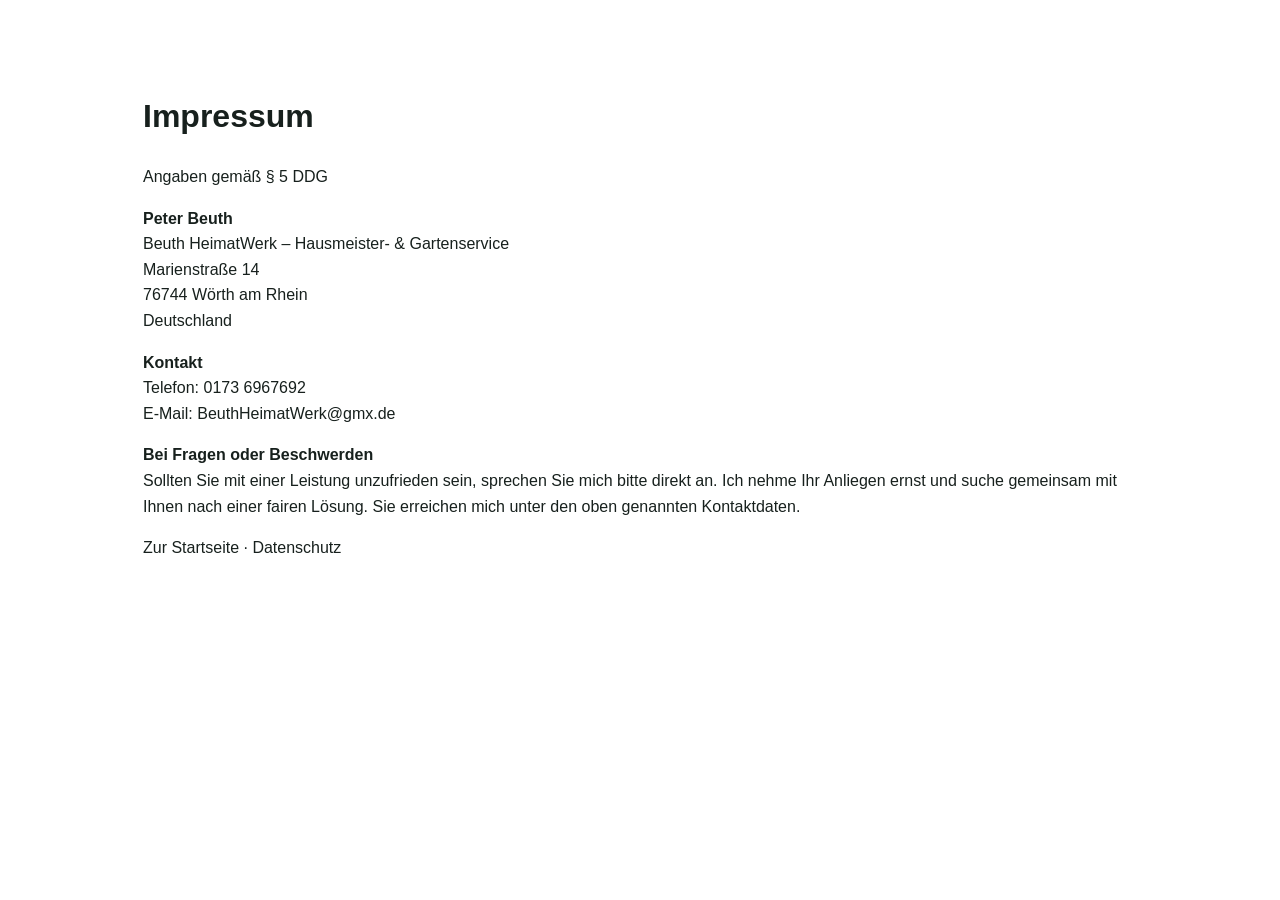
<file: impressum.html>
<!doctype html><html lang="de"><head><meta charset="utf-8"><meta name="viewport" content="width=device-width,initial-scale=1"><meta name="robots" content="noindex,follow"><title>Impressum | Beuth HeimatWerk</title><link rel="stylesheet" href="assets/css/style.css"><meta name="referrer" content="no-referrer"></head><body><main class="content"><h1>Impressum</h1><p>Angaben gemäß § 5 DDG</p><p><strong>Peter Beuth</strong><br>Beuth HeimatWerk – Hausmeister- & Gartenservice<br>Marienstraße 14<br>76744 Wörth am Rhein<br>Deutschland</p><p><strong>Kontakt</strong><br>Telefon: 0173 6967692<br>E-Mail: BeuthHeimatWerk@gmx.de</p><p><strong>Bei Fragen oder Beschwerden</strong><br>Sollten Sie mit einer Leistung unzufrieden sein, sprechen Sie mich bitte direkt an. Ich nehme Ihr Anliegen ernst und suche gemeinsam mit Ihnen nach einer fairen Lösung. Sie erreichen mich unter den oben genannten Kontaktdaten.</p><p><a href="index.html">Zur Startseite</a> · <a href="datenschutz.html">Datenschutz</a></p></main></body></html>
</file>
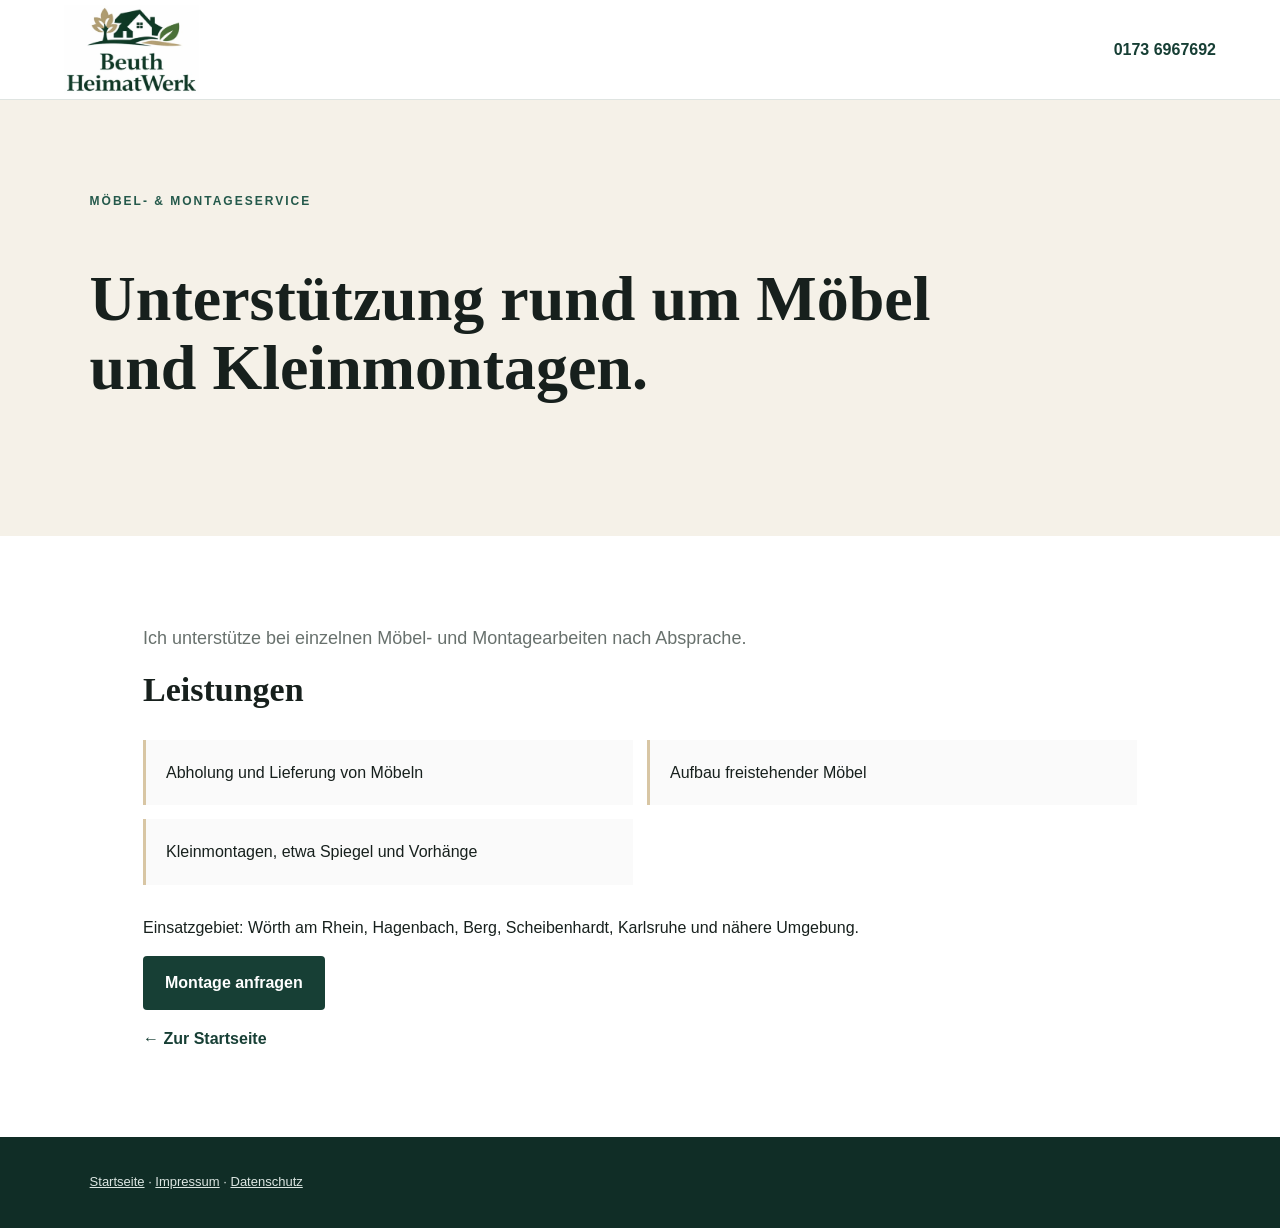
<file: moebelservice.html>
<!doctype html><html lang="de"><head><meta charset="utf-8"><meta name="viewport" content="width=device-width,initial-scale=1"><title>Möbel- & Montageservice | Beuth HeimatWerk</title><meta name="description" content="Beuth HeimatWerk unterstützt bei Abholung, Lieferung, Aufbau freistehender Möbel und Kleinmontagen in Wörth am Rhein und Umgebung."><link rel="stylesheet" href="assets/css/style.css?v=20260928-3"><meta name="referrer" content="no-referrer"></head><body><header><a class="brand" href="index.html"><img class="brand-logo" src="assets/img/beuth-logo-wortmarke.webp" alt="Beuth HeimatWerk" width="700" height="461"></a><a class="call" href="tel:+491736967692">0173 6967692</a></header><section class="pagehero"><p class="eyebrow">Möbel- & Montageservice</p><h1>Unterstützung rund um Möbel und Kleinmontagen.</h1></section><main class="content"><p class="intro">Ich unterstütze bei einzelnen Möbel- und Montagearbeiten nach Absprache.</p><h2>Leistungen</h2><div class="services"><div class="service">Abholung und Lieferung von Möbeln</div><div class="service">Aufbau freistehender Möbel</div><div class="service">Kleinmontagen, etwa Spiegel und Vorhänge</div></div><p>Einsatzgebiet: Wörth am Rhein, Hagenbach, Berg, Scheibenhardt, Karlsruhe und nähere Umgebung.</p><p><a class="btn" href="index.html#kontakt">Montage anfragen</a></p><p><a class="back" href="index.html">← Zur Startseite</a></p></main><footer><div><a href="index.html">Startseite</a> · <a href="impressum.html">Impressum</a> · <a href="datenschutz.html">Datenschutz</a></div></footer></body></html>
</file>
<file: assets/css/style.css>
:root{--green:#173f35;--green2:#24594b;--sand:#d8c6a4;--cream:#f5f1e8;--ink:#17201d;--muted:#68716d;--white:#fff;--line:#dfe4e1}*{box-sizing:border-box}html{scroll-behavior:smooth}body{margin:0;font-family:Arial,Helvetica,sans-serif;color:var(--ink);background:#fff;line-height:1.6}a{color:inherit;text-decoration:none}header{height:100px;display:flex;align-items:center;gap:28px;padding:0 max(5vw,24px);border-bottom:1px solid var(--line);position:sticky;top:0;background:rgba(255,255,255,.96);z-index:20}.brand{display:flex;align-items:center;gap:12px;font-family:Georgia,serif;font-size:20px;font-weight:700;margin-right:auto}.brand small{display:block;font-family:Arial,sans-serif;font-size:10px;letter-spacing:1.2px;text-transform:uppercase;font-weight:400;color:var(--muted)}.mark{display:grid;place-items:center;width:44px;height:44px;background:var(--green);color:var(--sand);border-radius:50%;font-family:Georgia,serif}nav{display:flex;gap:24px;font-size:14px;font-weight:600}nav a:hover{color:var(--green2)}.call{font-weight:700;color:var(--green)}.menu{display:none;background:none;border:0;font-size:24px}.hero{min-height:650px;background:var(--cream);display:grid;grid-template-columns:1.25fr .75fr;gap:8vw;align-items:center;padding:80px max(7vw,28px)}.eyebrow{text-transform:uppercase;letter-spacing:2px;color:var(--green2);font-size:12px;font-weight:700}.hero h1{font-family:Georgia,serif;font-size:clamp(44px,6vw,78px);line-height:1.02;margin:16px 0 24px;letter-spacing:-2px}.hero h1 em{color:var(--green);font-weight:400}.lead{font-size:20px;max-width:680px;color:#46504c}.actions{display:flex;gap:12px;margin:32px 0}.btn{display:inline-block;background:var(--green);color:#fff;padding:14px 22px;border-radius:4px;font-weight:700}.btn:hover{background:var(--green2)}.btn.ghost{background:transparent;color:var(--green);border:1px solid var(--green)}.trust{display:flex;flex-wrap:wrap;gap:18px;font-size:13px;color:#53605a}.hero-card{min-height:390px;background:var(--green);color:#fff;padding:50px;display:flex;flex-direction:column;justify-content:center;box-shadow:22px 22px 0 var(--sand)}.hero-card span{font-family:Georgia,serif;font-size:36px}.hero-card p{color:var(--sand);letter-spacing:2px;text-transform:uppercase}.section,.split,.area,.contact{padding:90px max(7vw,28px)}h2{font-family:Georgia,serif;font-size:clamp(34px,4vw,52px);line-height:1.15;margin:8px 0 18px}.intro{max-width:760px;color:var(--muted);font-size:18px}.grid{display:grid;grid-template-columns:repeat(4,1fr);gap:16px;margin-top:44px}.card{border:1px solid var(--line);padding:30px;min-height:310px;transition:.2s}.card:hover{transform:translateY(-4px);border-color:var(--green)}.card b{color:var(--sand);font-size:26px}.card h3{font-family:Georgia,serif;font-size:23px;line-height:1.25}.card p{color:var(--muted)}.card span{color:var(--green);font-weight:700}.split{display:grid;grid-template-columns:1fr 1fr;gap:10vw;background:var(--green);color:#fff}.split .eyebrow{color:var(--sand)}.split p{font-size:18px;color:#e3ebe7}.area{text-align:center;background:#fafafa}.area p:last-child{max-width:800px;margin:auto;font-size:18px}.contact{display:grid;grid-template-columns:1.2fr .8fr;gap:8vw;background:var(--cream)}.contactbox{display:flex;flex-direction:column;gap:16px}.contactbox>a:not(.btn){font-size:20px;font-weight:700;border-bottom:1px solid #ccc;padding-bottom:12px}.contactbox small{display:block;font-size:11px;text-transform:uppercase;color:var(--muted);letter-spacing:1px}footer{background:#102d26;color:#dce6e2;padding:35px max(7vw,28px);display:flex;justify-content:space-between;gap:20px;font-size:13px}footer a{text-decoration:underline}.pagehero{padding:80px max(7vw,28px);background:var(--cream)}.pagehero h1{font-family:Georgia,serif;font-size:clamp(40px,5vw,64px);line-height:1.08;max-width:900px}.content{max-width:1050px;margin:auto;padding:70px 28px}.content h2{font-size:34px}.services{display:grid;grid-template-columns:1fr 1fr;gap:14px;margin:30px 0}.service{padding:20px;border-left:3px solid var(--sand);background:#fafafa}.back{color:var(--green);font-weight:700}@media(max-width:900px){header{height:78px}.top{display:none}.menu{display:block}nav{display:none;position:absolute;top:78px;left:0;right:0;background:#fff;padding:20px 28px;flex-direction:column;border-bottom:1px solid var(--line)}nav.open{display:flex}.hero{grid-template-columns:1fr;padding-top:55px}.hero-card{min-height:240px}.grid{grid-template-columns:1fr 1fr}.split,.contact{grid-template-columns:1fr}.services{grid-template-columns:1fr}}@media(max-width:560px){.brand{font-size:17px}.mark{width:38px;height:38px}.hero{min-height:auto;padding:50px 22px}.hero h1{font-size:43px}.hero-card{padding:32px;box-shadow:10px 10px 0 var(--sand)}.hero-card span{font-size:29px}.grid{grid-template-columns:1fr}.section,.split,.area,.contact{padding:65px 22px}.actions{flex-direction:column}.trust{flex-direction:column;gap:5px}footer{flex-direction:column}}
/* Bildwelt und Anfrage */
.brand-logo{width:135px;height:89px;flex:none;object-fit:contain;display:block}
.hero{grid-template-columns:minmax(0,1fr) minmax(360px,.9fr);gap:5vw;min-height:690px;background:#f5f1e8}
.hero-media{position:relative;min-height:500px}
.hero-photo{width:100%;height:500px;object-fit:cover;border-radius:3px;box-shadow:20px 20px 0 #d8c6a4}
.hero-logo{position:absolute;right:-18px;bottom:-36px;width:230px;background:#f5f1e8;padding:7px;box-shadow:0 12px 28px #173f352b}
.hero-logo img{width:100%;height:auto;display:block}
.work-photo{display:grid;grid-template-columns:.8fr 1.2fr;align-items:center;gap:6vw;background:#e9eee8}
.work-photo img{width:100%;height:390px;object-fit:cover;border-radius:3px}
.work-photo-copy p{font-size:18px}.work-photo-copy small{color:var(--muted);font-size:12px}
.contact{grid-template-columns:.8fr 1.2fr;gap:5vw}.contact-form{background:white;border:1px solid #deded4;padding:30px;box-shadow:12px 12px 0 #e0d6bf}
.contact-form h3{font-family:Georgia,serif;font-size:28px;margin:0}.contact-form>p{margin:7px 0 20px}
.form-row{display:grid;grid-template-columns:1fr 1fr;gap:14px}.contact-form label{display:block;margin:0 0 14px;font-size:13px;font-weight:700}
.contact-form input,.contact-form select,.contact-form textarea{display:block;width:100%;margin-top:5px;padding:12px;border:1px solid #b9c5bd;border-radius:3px;background:#fff;color:var(--ink);font:inherit;font-weight:400}
.contact-form input:focus,.contact-form select:focus,.contact-form textarea:focus{outline:2px solid var(--green2);outline-offset:1px}.contact-form .btn{border:0;cursor:pointer;font:inherit;font-weight:700}
.form-note,.form-fallback{font-size:13px;color:var(--muted)}.form-note a,.form-fallback a{text-decoration:underline;color:var(--green)}
@media(max-width:900px){.hero{grid-template-columns:1fr}.hero-media{min-height:380px;margin-right:16px}.hero-photo{height:380px}.work-photo,.contact{grid-template-columns:1fr}}
@media(max-width:560px){.brand-logo{width:105px;height:69px}.hero-media{min-height:290px}.hero-photo{height:290px;box-shadow:10px 10px 0 var(--sand)}.hero-logo{width:150px;right:-10px;bottom:-14px}.work-photo img{height:260px}.contact-form{padding:20px;box-shadow:6px 6px 0 #e0d6bf}.form-row{grid-template-columns:1fr}}
</file>
